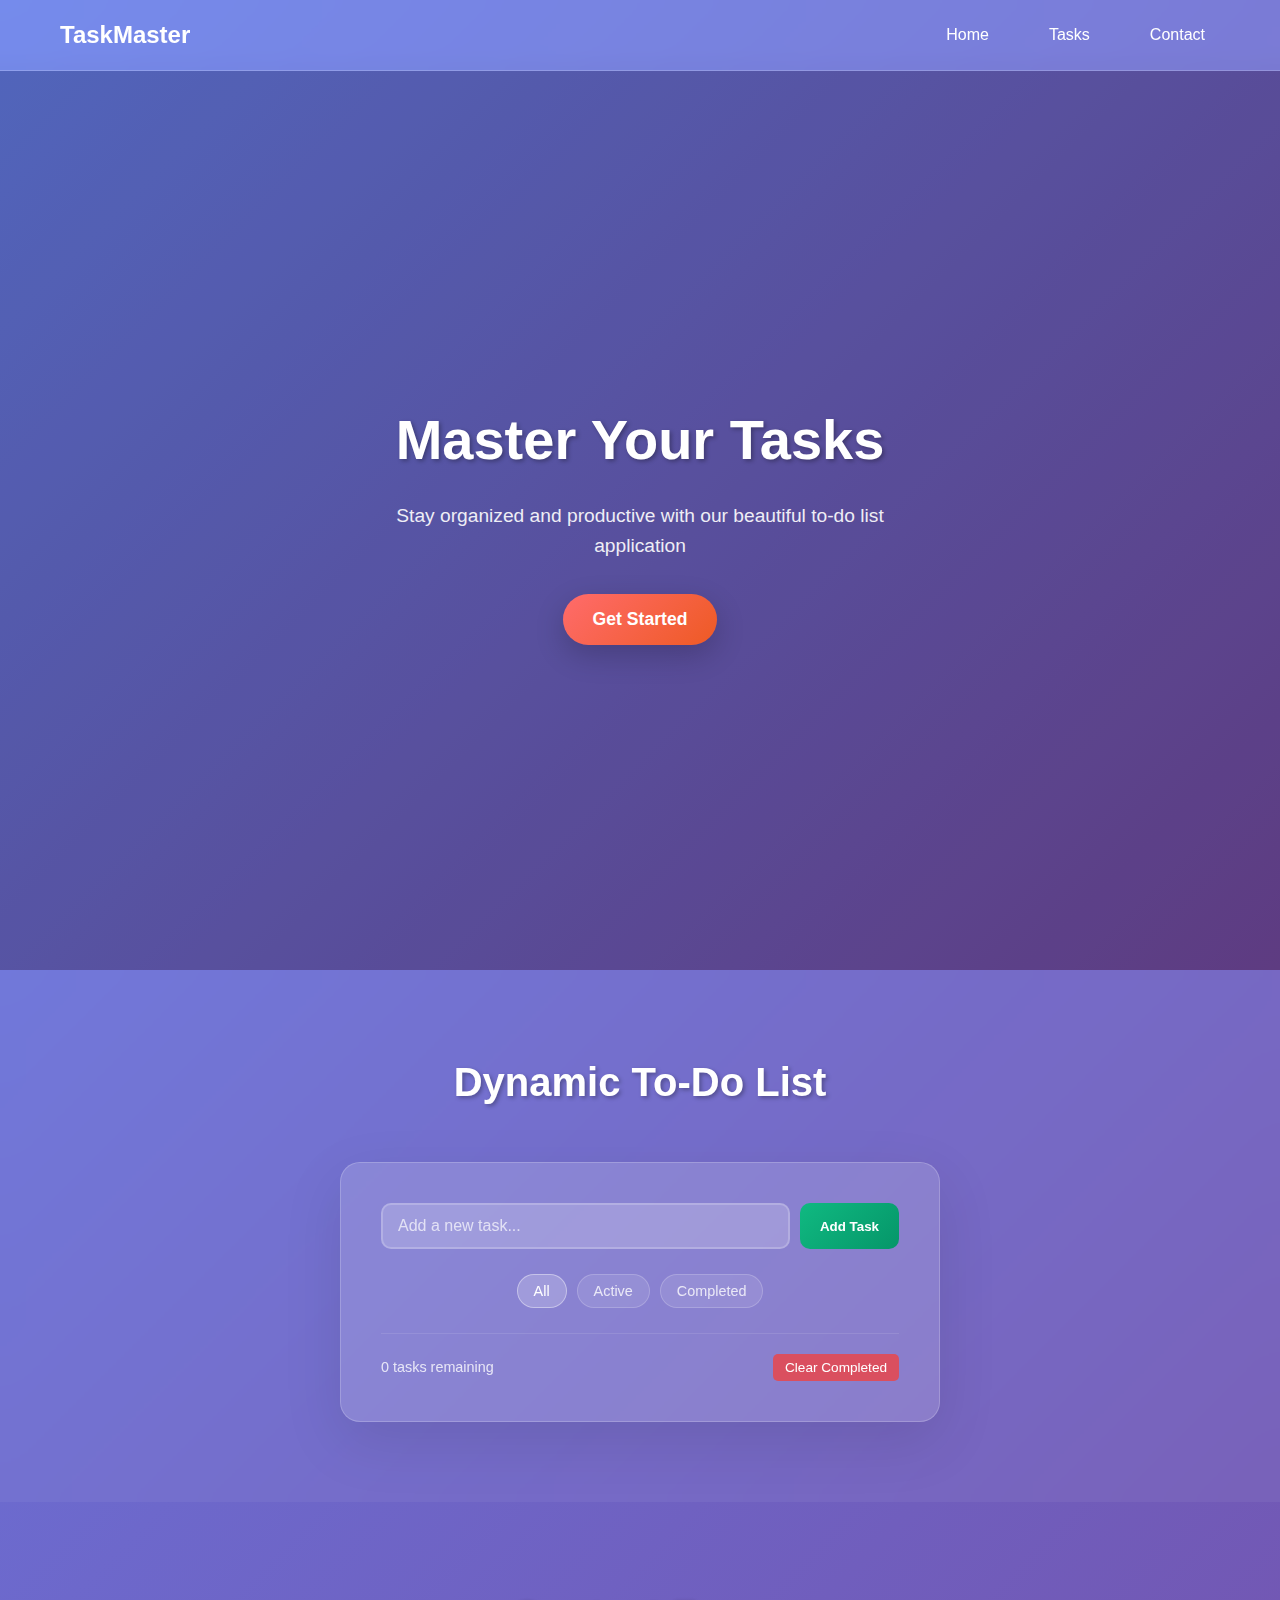
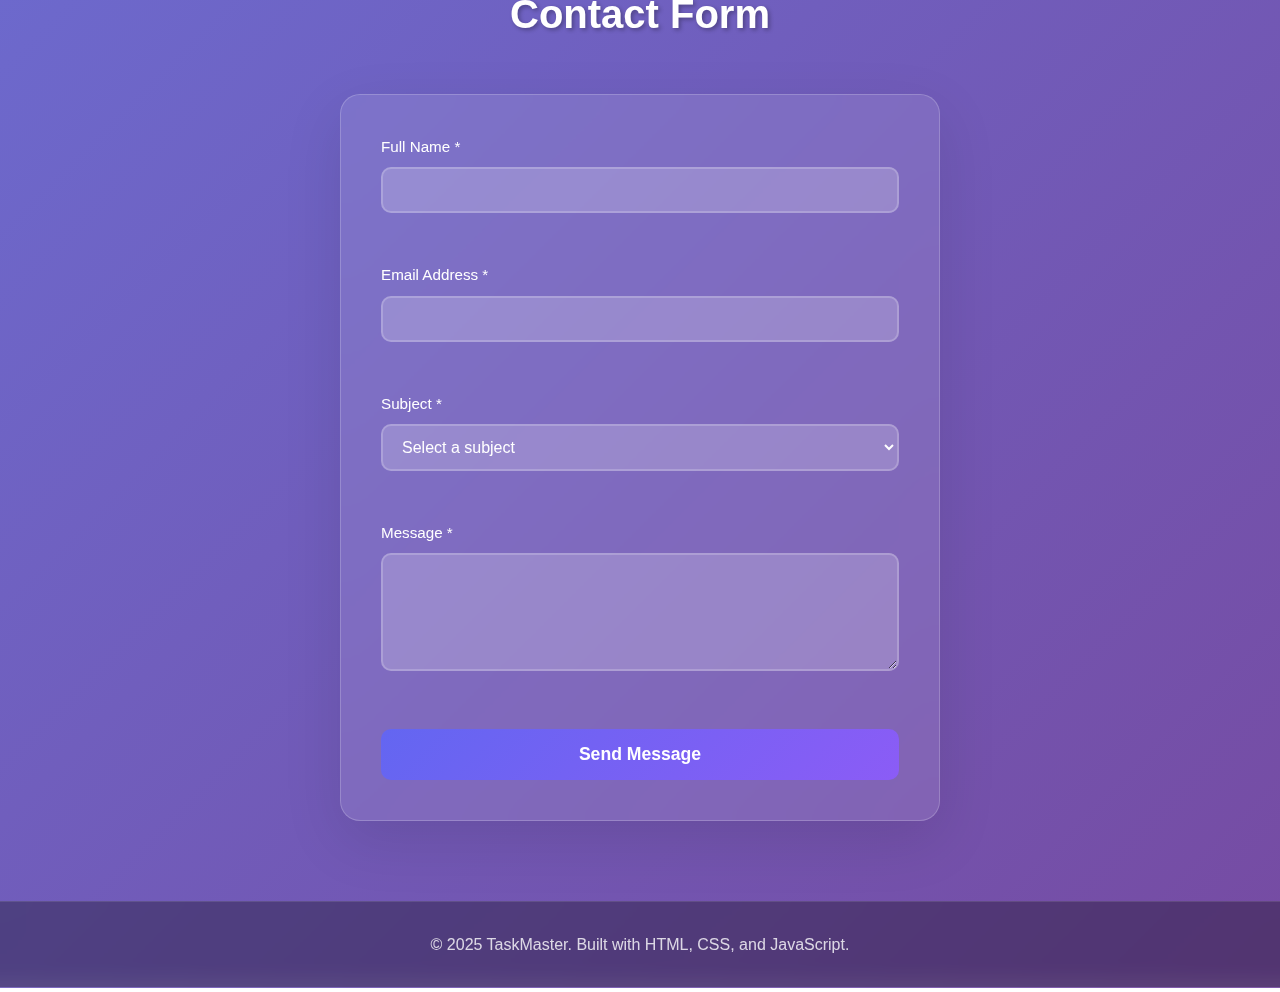
<file: task2/index.html>
<!DOCTYPE html>
<html lang="en">
<head>
    <meta charset="UTF-8">
    <meta name="viewport" content="width=device-width, initial-scale=1.0">
    <title>Dynamic To-Do List</title>
    <link rel="stylesheet" href="style.css">
</head>
<body>
    <!-- Navigation using Flexbox -->
    <nav class="navbar">
        <div class="nav-container">
            <div class="nav-logo">
                <h2>TaskMaster</h2>
            </div>
            <div class="nav-menu" id="nav-menu">
                <a href="#hero" class="nav-link">Home</a>
                <a href="#todo" class="nav-link">Tasks</a>
                <a href="#contact" class="nav-link">Contact</a>
                <!-- <a href="#about" class="nav-link">About</a> -->
            </div>
            <div class="nav-toggle" id="mobile-menu">
                <span class="bar"></span>
                <span class="bar"></span>
                <span class="bar"></span>
            </div>
        </div>
    </nav>

    <!-- Main Content using CSS Grid -->
    <main class="main-content">
        <!-- Hero Section -->
        <section class="hero" id="hero">
            <div class="hero-content">
                <h1>Master Your Tasks</h1>
                <p>Stay organized and productive with our beautiful to-do list application</p>
                <button class="cta-button" onclick="scrollToSection('todo')">Get Started</button>
            </div>
        </section>

        <!-- To-Do List Section -->
        <section class="section todo-section" id="todo">
            <div class="container">
                <h2 class="section-title">Dynamic To-Do List</h2>
                <div class="todo-container">
                    <div class="todo-input-section">
                        <input type="text" id="todo-input" placeholder="Add a new task..." maxlength="100">
                        <button id="add-todo" class="add-button">Add Task</button>
                    </div>
                    
                    <div class="todo-filters">
                        <button class="filter-button active" data-filter="all">All</button>
                        <button class="filter-button" data-filter="active">Active</button>
                        <button class="filter-button" data-filter="completed">Completed</button>
                    </div>
                    
                    <ul id="todo-list" class="todo-list">
                        <!-- Tasks will be dynamically added here -->
                    </ul>
                    
                    <div class="todo-stats">
                        <span id="task-count">0 tasks remaining</span>
                        <button id="clear-completed" class="clear-button">Clear Completed</button>
                    </div>
                </div>
            </div>
        </section>

        <!-- Contact Form Section -->
        <section class="section contact-section" id="contact">
            <div class="container">
                <h2 class="section-title">Contact Form</h2>
                <div class="form-container">
                    <form id="contact-form" class="contact-form" novalidate>
                        <div class="form-group">
                            <label for="name">Full Name *</label>
                            <input type="text" id="name" name="name" required>
                            <span class="error-message" id="name-error"></span>
                        </div>
                        
                        <div class="form-group">
                            <label for="email">Email Address *</label>
                            <input type="email" id="email" name="email" required>
                            <span class="error-message" id="email-error"></span>
                        </div>
                        
                        <div class="form-group">
                            <label for="subject">Subject *</label>
                            <select id="subject" name="subject" required>
                                <option value="">Select a subject</option>
                                <option value="general">General Inquiry</option>
                                <option value="feedback">Feedback</option>
                                <option value="support">Support</option>
                            </select>
                            <span class="error-message" id="subject-error"></span>
                        </div>
                        
                        <div class="form-group">
                            <label for="message">Message *</label>
                            <textarea id="message" name="message" rows="5" required></textarea>
                            <span class="error-message" id="message-error"></span>
                        </div>
                        
                        <button type="submit" class="submit-button">
                            <span id="submit-text">Send Message</span>
                            <div class="loading-spinner" id="loading-spinner"></div>
                        </button>
                    </form>
                    
                    <div id="form-success" class="success-message" style="display: none;">
                        <h3>Thank you!</h3>
                        <p>Your message has been sent successfully!</p>
                    </div>
                </div>
            </div>
        </section>

      
    </main>

    <!-- Footer -->
    <footer class="footer">
        <div class="container">
            <p>&copy; 2025 TaskMaster. Built with HTML, CSS, and JavaScript.</p>
        </div>
    </footer>

    <script src="script.js"></script>
</body>
</html>
</file>
<file: task2/style.css>
/* Reset and Base Styles */
* {
    margin: 0;
    padding: 0;
    box-sizing: border-box;
}

body {
    font-family: 'Segoe UI', Tahoma, Geneva, Verdana, sans-serif;
    line-height: 1.6;
    color: #333;
    background: linear-gradient(135deg, #667eea 0%, #764ba2 100%);
    min-height: 100vh;
}

.container {
    max-width: 1200px;
    margin: 0 auto;
    padding: 0 20px;
}

/* Navigation Styles (Flexbox) */
.navbar {
    background: rgba(255, 255, 255, 0.1);
    backdrop-filter: blur(10px);
    border-bottom: 1px solid rgba(255, 255, 255, 0.2);
    position: fixed;
    top: 0;
    width: 100%;
    z-index: 1000;
    transition: all 0.3s ease;
}

.nav-container {
    max-width: 1200px;
    margin: 0 auto;
    padding: 0 20px;
    display: flex;
    justify-content: space-between;
    align-items: center;
    height: 70px;
}

.nav-logo h2 {
    color: white;
    font-size: 1.5rem;
    font-weight: 700;
}

.nav-menu {
    display: flex;
    gap: 30px;
    list-style: none;
}

.nav-link {
    color: white;
    text-decoration: none;
    font-weight: 500;
    transition: all 0.3s ease;
    padding: 10px 15px;
    border-radius: 20px;
}

.nav-link:hover {
    background: rgba(255, 255, 255, 0.2);
    transform: translateY(-2px);
}

.nav-toggle {
    display: none;
    flex-direction: column;
    cursor: pointer;
}

.bar {
    width: 25px;
    height: 3px;
    background: white;
    margin: 3px 0;
    transition: 0.3s;
    border-radius: 3px;
}

/* Main Content Grid Layout */
.main-content {
    margin-top: 70px;
    display: grid;
    grid-template-columns: 1fr;
    gap: 0;
}

/* Hero Section */
.hero {
    height: 100vh;
    display: flex;
    align-items: center;
    justify-content: center;
    text-align: center;
    background: linear-gradient(135deg, #667eea 0%, #764ba2 100%);
    position: relative;
    overflow: hidden;
}

.hero::before {
    content: '';
    position: absolute;
    top: 0;
    left: 0;
    right: 0;
    bottom: 0;
    background: rgba(0, 0, 0, 0.2);
}

.hero-content {
    position: relative;
    z-index: 2;
    color: white;
    max-width: 600px;
    padding: 0 20px;
}

.hero-content h1 {
    font-size: 3.5rem;
    margin-bottom: 1rem;
    font-weight: 700;
    text-shadow: 2px 2px 4px rgba(0, 0, 0, 0.3);
}

.hero-content p {
    font-size: 1.2rem;
    margin-bottom: 2rem;
    opacity: 0.9;
}

.cta-button {
    background: linear-gradient(135deg, #ff6b6b, #ee5a24);
    color: white;
    border: none;
    padding: 15px 30px;
    font-size: 1.1rem;
    font-weight: 600;
    border-radius: 50px;
    cursor: pointer;
    transition: all 0.3s ease;
    box-shadow: 0 10px 30px rgba(0, 0, 0, 0.2);
}

.cta-button:hover {
    transform: translateY(-3px);
    box-shadow: 0 15px 40px rgba(0, 0, 0, 0.3);
}

/* Section Styles */
.section {
    padding: 80px 0;
    position: relative;
}

.section:nth-child(even) {
    background: rgba(255, 255, 255, 0.05);
    backdrop-filter: blur(10px);
}

.section-title {
    text-align: center;
    font-size: 2.5rem;
    margin-bottom: 3rem;
    color: white;
    font-weight: 700;
    text-shadow: 2px 2px 4px rgba(0, 0, 0, 0.3);
}

/* To-Do List Styles */
.todo-container {
    max-width: 600px;
    margin: 0 auto;
    background: rgba(255, 255, 255, 0.1);
    backdrop-filter: blur(15px);
    border: 1px solid rgba(255, 255, 255, 0.2);
    border-radius: 20px;
    padding: 40px;
    box-shadow: 0 20px 60px rgba(0, 0, 0, 0.1);
}

.todo-input-section {
    display: flex;
    gap: 10px;
    margin-bottom: 25px;
}

#todo-input {
    flex: 1;
    padding: 12px 15px;
    border: 2px solid rgba(255, 255, 255, 0.2);
    border-radius: 10px;
    background: rgba(255, 255, 255, 0.1);
    color: white;
    font-size: 1rem;
    backdrop-filter: blur(10px);
}

#todo-input::placeholder {
    color: rgba(255, 255, 255, 0.7);
}

#todo-input:focus {
    outline: none;
    border-color: #6366f1;
    box-shadow: 0 0 20px rgba(99, 102, 241, 0.3);
}

.add-button {
    padding: 12px 20px;
    background: linear-gradient(135deg, #10b981, #059669);
    color: white;
    border: none;
    border-radius: 10px;
    font-weight: 600;
    cursor: pointer;
    transition: all 0.3s ease;
}

.add-button:hover {
    transform: translateY(-2px);
    box-shadow: 0 10px 30px rgba(16, 185, 129, 0.3);
}

.todo-filters {
    display: flex;
    gap: 10px;
    margin-bottom: 25px;
    justify-content: center;
}

.filter-button {
    padding: 8px 16px;
    background: rgba(255, 255, 255, 0.1);
    color: rgba(255, 255, 255, 0.8);
    border: 1px solid rgba(255, 255, 255, 0.2);
    border-radius: 20px;
    cursor: pointer;
    font-size: 0.9rem;
    transition: all 0.3s ease;
}

.filter-button.active,
.filter-button:hover {
    background: rgba(255, 255, 255, 0.2);
    color: white;
    border-color: rgba(255, 255, 255, 0.4);
}

.todo-list {
    list-style: none;
    margin-bottom: 25px;
}

.todo-item {
    background: rgba(255, 255, 255, 0.05);
    margin-bottom: 10px;
    padding: 15px;
    border-radius: 10px;
    display: flex;
    align-items: center;
    gap: 15px;
    border: 1px solid rgba(255, 255, 255, 0.1);
    transition: all 0.3s ease;
    animation: fadeIn 0.5s ease;
}

.todo-item:hover {
    background: rgba(255, 255, 255, 0.1);
    transform: translateY(-2px);
}

.todo-item.completed {
    opacity: 0.6;
}

.todo-item.completed .todo-text {
    text-decoration: line-through;
    opacity: 0.8;
}

.todo-checkbox {
    width: 20px;
    height: 20px;
    border-radius: 4px;
    border: 2px solid rgba(255, 255, 255, 0.3);
    background: rgba(255, 255, 255, 0.1);
    cursor: pointer;
    display: flex;
    align-items: center;
    justify-content: center;
    transition: all 0.3s ease;
}

.todo-checkbox.checked {
    background: #10b981;
    border-color: #10b981;
}

.todo-checkbox.checked::after {
    content: '✓';
    color: white;
    font-size: 12px;
}

.todo-text {
    flex: 1;
    color: white;
    font-size: 1rem;
}

.todo-actions {
    display: flex;
    gap: 10px;
}

.todo-button {
    padding: 5px 10px;
    border: none;
    border-radius: 5px;
    cursor: pointer;
    font-size: 0.85rem;
    transition: all 0.3s ease;
}

.edit-button {
    background: #f59e0b;
    color: white;
}

.delete-button {
    background: #ef4444;
    color: white;
}

.todo-button:hover {
    transform: translateY(-1px);
    box-shadow: 0 5px 15px rgba(0, 0, 0, 0.2);
}

.todo-stats {
    display: flex;
    justify-content: space-between;
    align-items: center;
    padding-top: 20px;
    border-top: 1px solid rgba(255, 255, 255, 0.1);
    color: rgba(255, 255, 255, 0.8);
    font-size: 0.9rem;
}

.clear-button {
    padding: 6px 12px;
    background: rgba(239, 68, 68, 0.8);
    color: white;
    border: none;
    border-radius: 5px;
    cursor: pointer;
    font-size: 0.85rem;
    transition: all 0.3s ease;
}

.clear-button:hover {
    background: rgba(239, 68, 68, 1);
    transform: translateY(-1px);
}

@keyframes fadeIn {
    from {
        opacity: 0;
        transform: translateY(20px);
    }
    to {
        opacity: 1;
        transform: translateY(0);
    }
}

/* Contact Form Styles */
.form-container {
    max-width: 600px;
    margin: 0 auto;
    background: rgba(255, 255, 255, 0.1);
    backdrop-filter: blur(15px);
    border: 1px solid rgba(255, 255, 255, 0.2);
    border-radius: 20px;
    padding: 40px;
    box-shadow: 0 20px 60px rgba(0, 0, 0, 0.1);
}

.form-group {
    margin-bottom: 25px;
}

.form-group label {
    display: block;
    margin-bottom: 8px;
    color: white;
    font-weight: 500;
    font-size: 0.95rem;
}

.form-group input,
.form-group select,
.form-group textarea {
    width: 100%;
    padding: 12px 15px;
    border: 2px solid rgba(255, 255, 255, 0.2);
    border-radius: 10px;
    background: rgba(255, 255, 255, 0.1);
    color: white;
    font-size: 1rem;
    transition: all 0.3s ease;
    backdrop-filter: blur(10px);
}

.form-group input::placeholder,
.form-group textarea::placeholder {
    color: rgba(255, 255, 255, 0.7);
}

.form-group input:focus,
.form-group select:focus,
.form-group textarea:focus {
    outline: none;
    border-color: #6366f1;
    background: rgba(255, 255, 255, 0.15);
    box-shadow: 0 0 20px rgba(99, 102, 241, 0.3);
}

.form-group input.error,
.form-group select.error,
.form-group textarea.error {
    border-color: #ef4444;
    box-shadow: 0 0 20px rgba(239, 68, 68, 0.3);
}

.form-group input.success,
.form-group select.success,
.form-group textarea.success {
    border-color: #10b981;
    box-shadow: 0 0 20px rgba(16, 185, 129, 0.3);
}

.error-message {
    color: #ef4444;
    font-size: 0.85rem;
    margin-top: 5px;
    display: block;
    min-height: 20px;
}

.submit-button {
    width: 100%;
    padding: 15px;
    background: linear-gradient(135deg, #6366f1, #8b5cf6);
    color: white;
    border: none;
    border-radius: 10px;
    font-size: 1.1rem;
    font-weight: 600;
    cursor: pointer;
    transition: all 0.3s ease;
    position: relative;
    overflow: hidden;
}

.submit-button:hover {
    transform: translateY(-2px);
    box-shadow: 0 10px 30px rgba(99, 102, 241, 0.3);
}

.submit-button:disabled {
    opacity: 0.7;
    cursor: not-allowed;
    transform: none;
}

.loading-spinner {
    width: 20px;
    height: 20px;
    border: 2px solid rgba(255, 255, 255, 0.3);
    border-radius: 50%;
    border-top-color: white;
    animation: spin 1s ease-in-out infinite;
    margin: 0 auto;
    display: none;
}

@keyframes spin {
    to { transform: rotate(360deg); }
}

.success-message {
    background: rgba(16, 185, 129, 0.1);
    border: 2px solid #10b981;
    border-radius: 15px;
    padding: 30px;
    text-align: center;
    color: white;
    backdrop-filter: blur(10px);
}

.success-message h3 {
    color: #10b981;
    margin-bottom: 10px;
    font-size: 1.5rem;
}



/* Footer */
.footer {
    background: rgba(0, 0, 0, 0.3);
    color: rgba(255, 255, 255, 0.8);
    text-align: center;
    padding: 30px 0;
    backdrop-filter: blur(10px);
    border-top: 1px solid rgba(255, 255, 255, 0.1);
}

/* Responsive Design - Media Queries */
@media screen and (max-width: 1024px) {
    .hero-content h1 {
        font-size: 3rem;
    }
    
    .section-title {
        font-size: 2.2rem;
    }
}

@media screen and (max-width: 768px) {
    .nav-menu {
        position: fixed;
        left: -100%;
        top: 70px;
        flex-direction: column;
        background: rgba(0, 0, 0, 0.9);
        backdrop-filter: blur(20px);
        width: 100%;
        text-align: center;
        transition: 0.3s;
        padding: 30px 0;
        gap: 20px;
    }

    .nav-menu.active {
        left: 0;
    }

    .nav-toggle {
        display: flex;
    }

    .nav-toggle.active .bar:nth-child(2) {
        opacity: 0;
    }

    .nav-toggle.active .bar:nth-child(1) {
        transform: translateY(8px) rotate(45deg);
    }

    .nav-toggle.active .bar:nth-child(3) {
        transform: translateY(-8px) rotate(-45deg);
    }

    .hero-content h1 {
        font-size: 2.5rem;
    }

    .hero-content p {
        font-size: 1rem;
    }

    .section {
        padding: 60px 0;
    }

    .section-title {
        font-size: 2rem;
        margin-bottom: 2rem;
    }

    .form-container,
    .todo-container {
        padding: 25px;
        margin: 0 20px;
    }

    .todo-input-section {
        flex-direction: column;
        gap: 15px;
    }

    .todo-filters {
        flex-wrap: wrap;
        gap: 8px;
    }

    .about-content {
        grid-template-columns: 1fr;
        gap: 20px;
    }

    .about-card {
        padding: 25px;
    }

    .todo-stats {
        flex-direction: column;
        gap: 15px;
        text-align: center;
    }
}

@media screen and (max-width: 480px) {
    .container {
        padding: 0 15px;
    }

    .hero-content h1 {
        font-size: 2rem;
    }

    .hero-content p {
        font-size: 0.9rem;
    }

    .section-title {
        font-size: 1.8rem;
    }

    .form-container,
    .todo-container {
        padding: 20px;
        margin: 0 15px;
    }

    .about-card {
        padding: 20px;
    }
}

/* Focus styles for accessibility */
.nav-link:focus,
.cta-button:focus,
.submit-button:focus,
.add-button:focus,
.filter-button:focus,
.todo-button:focus {
    outline: 2px solid #6366f1;
    outline-offset: 2px;
}

/* High contrast mode support */
@media (prefers-contrast: high) {
    .navbar,
    .form-container,
    .todo-container,
    .about-card {
        border: 2px solid rgba(255, 255, 255, 0.8);
    }
    
    .nav-link,
    .section-title,
    .form-group label {
        color: white;
        text-shadow: 1px 1px 2px rgba(0, 0, 0, 0.8);
    }
}
</file>
